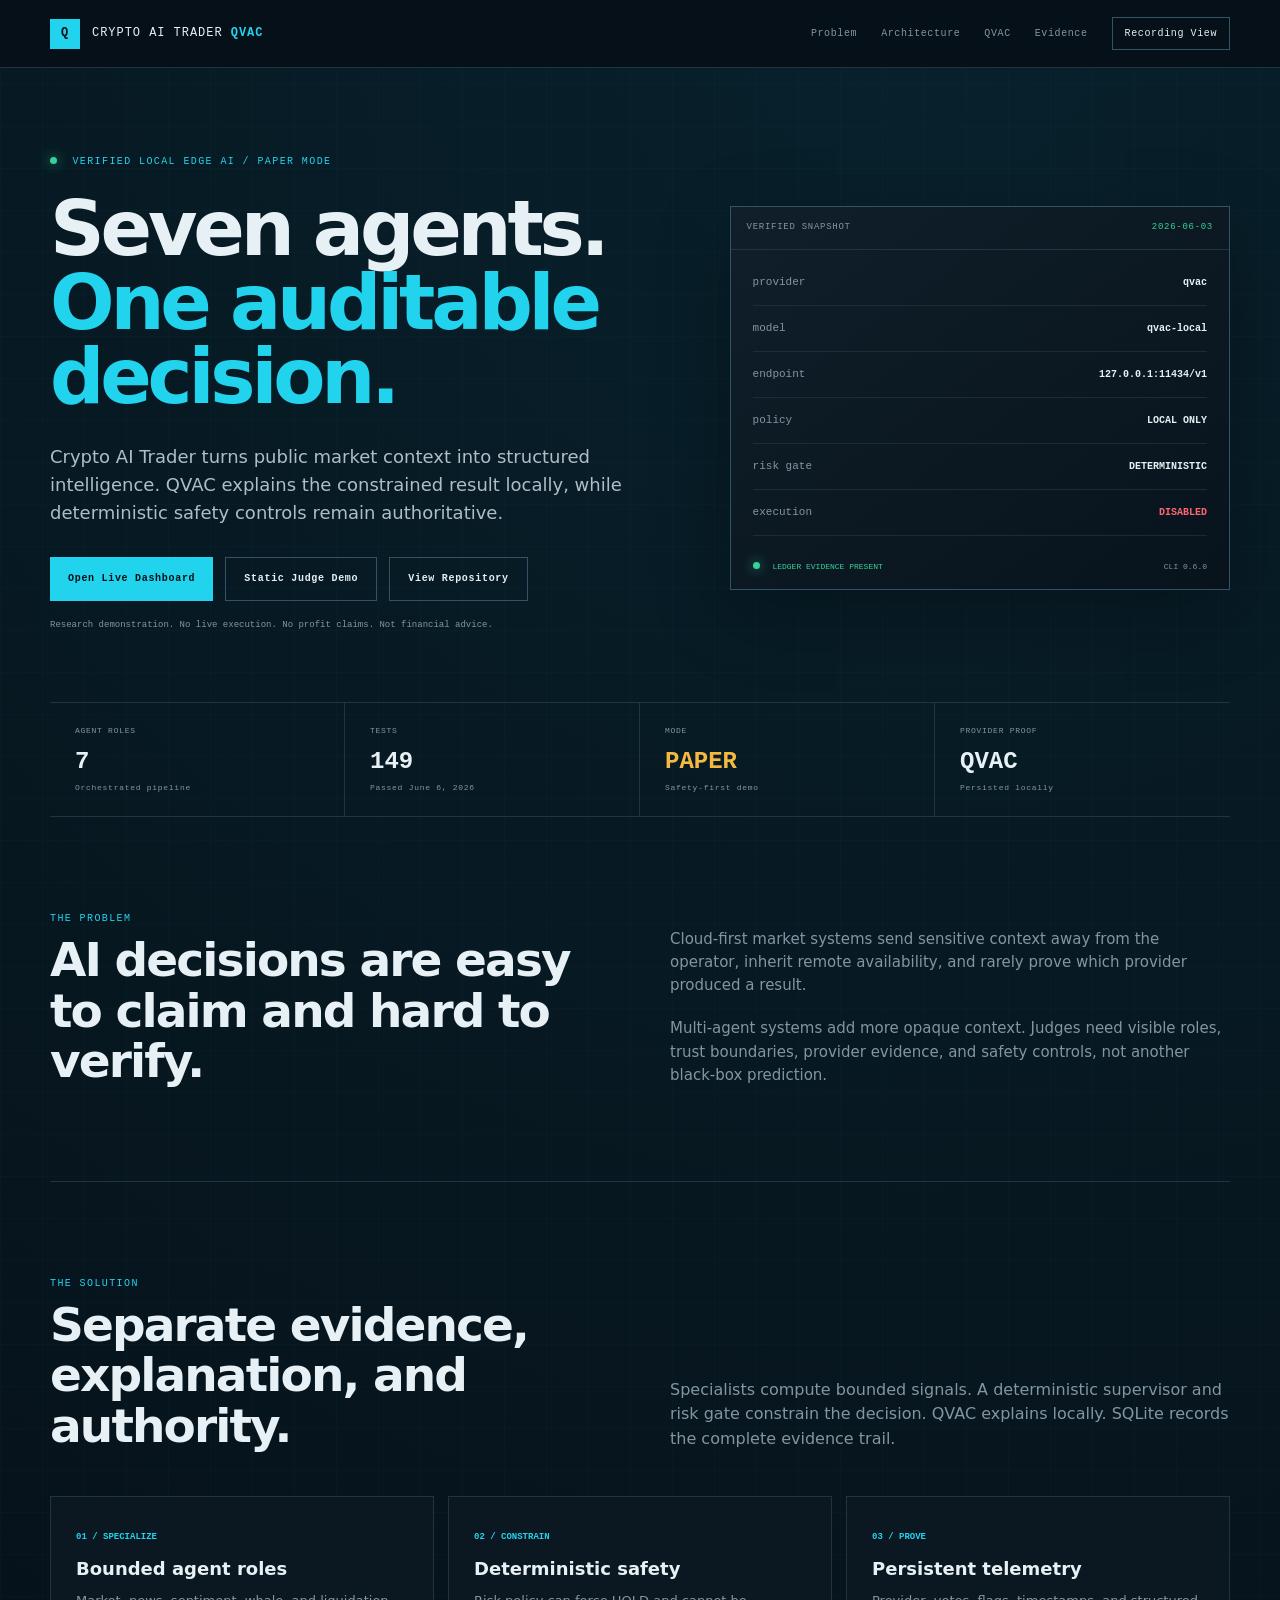
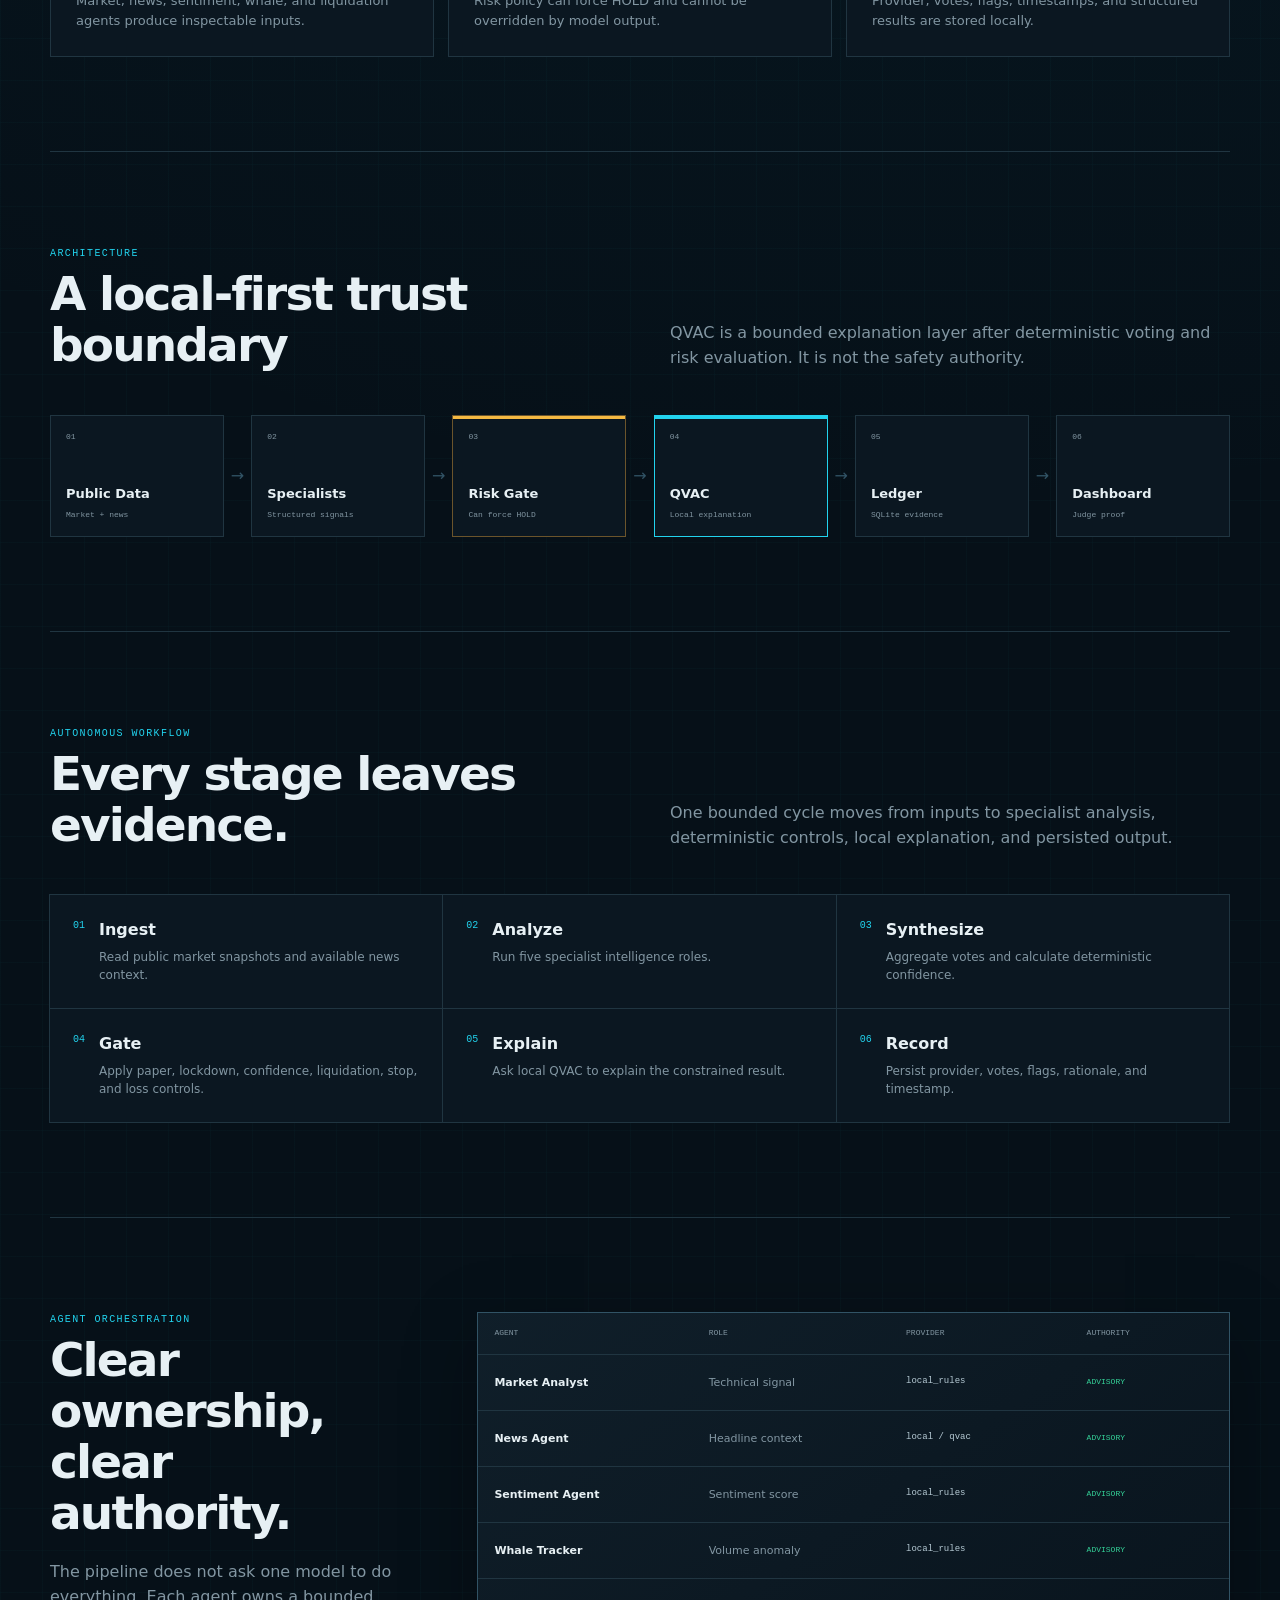
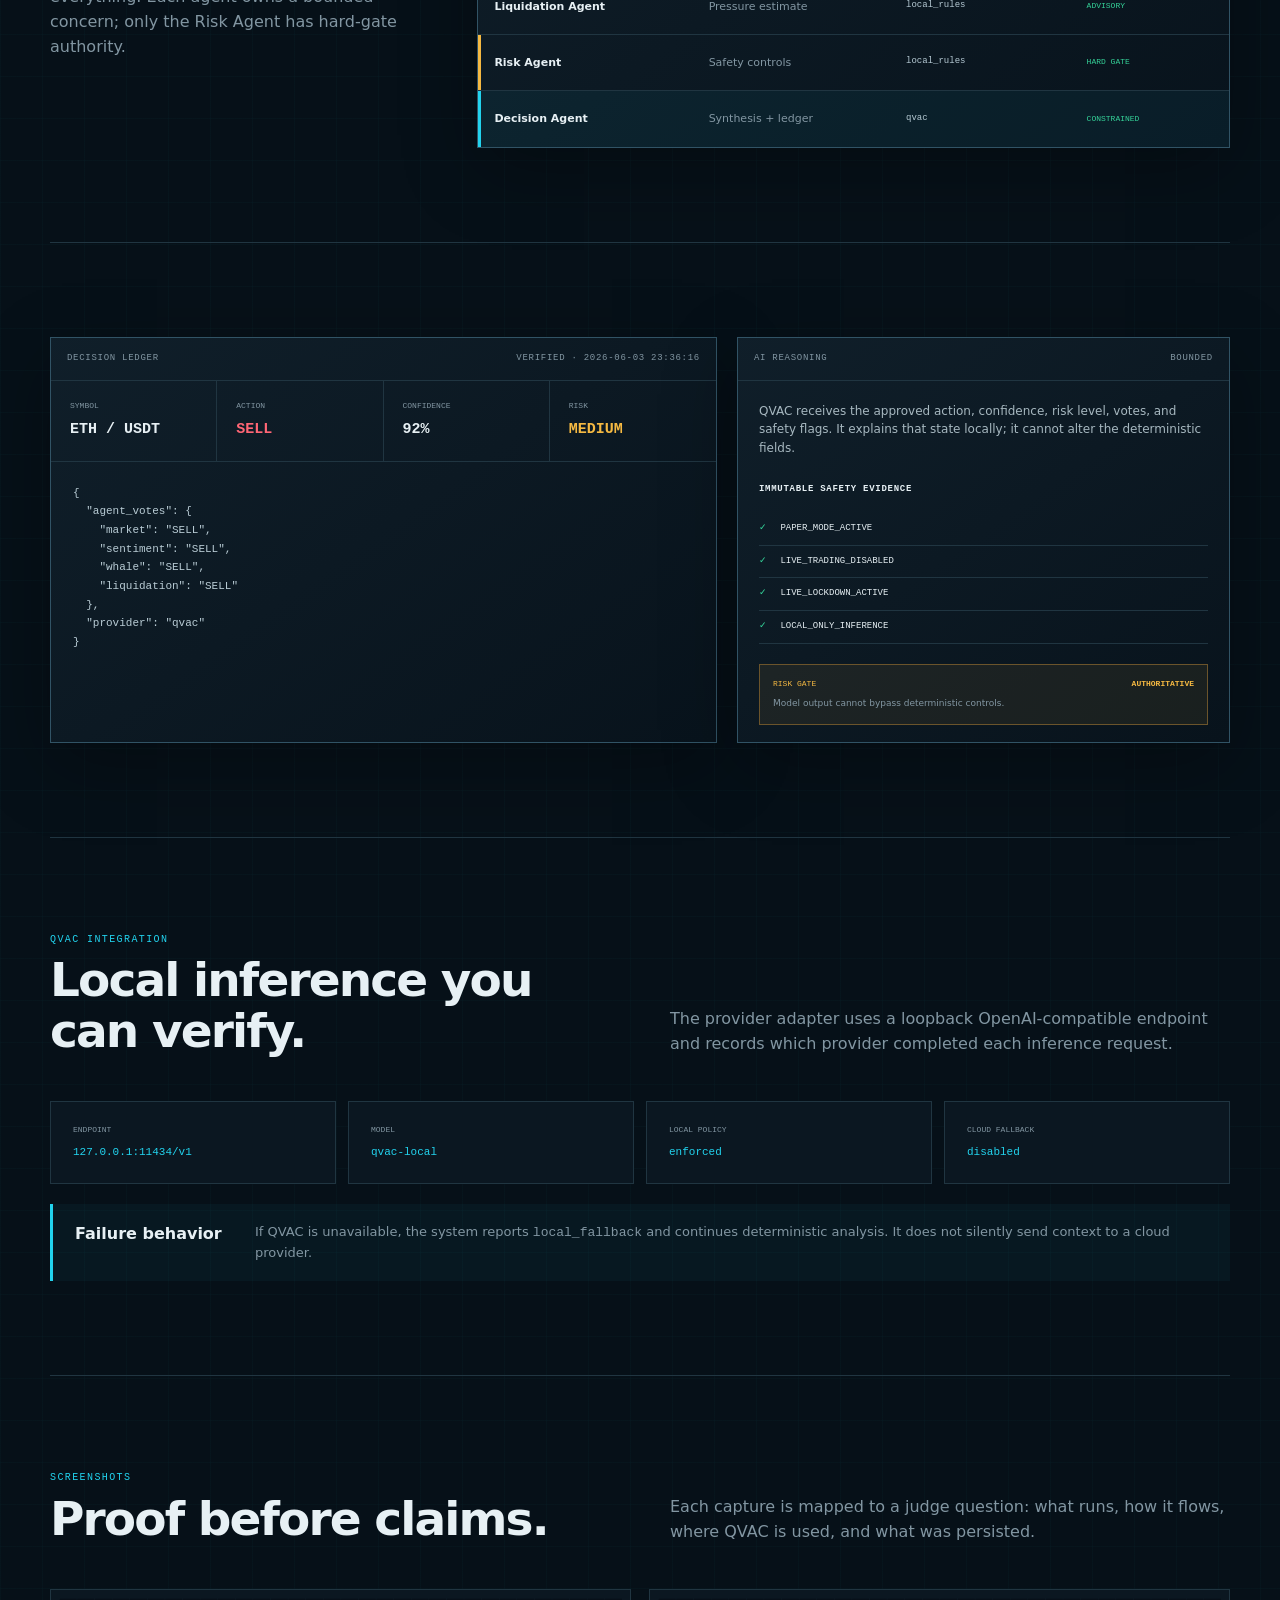
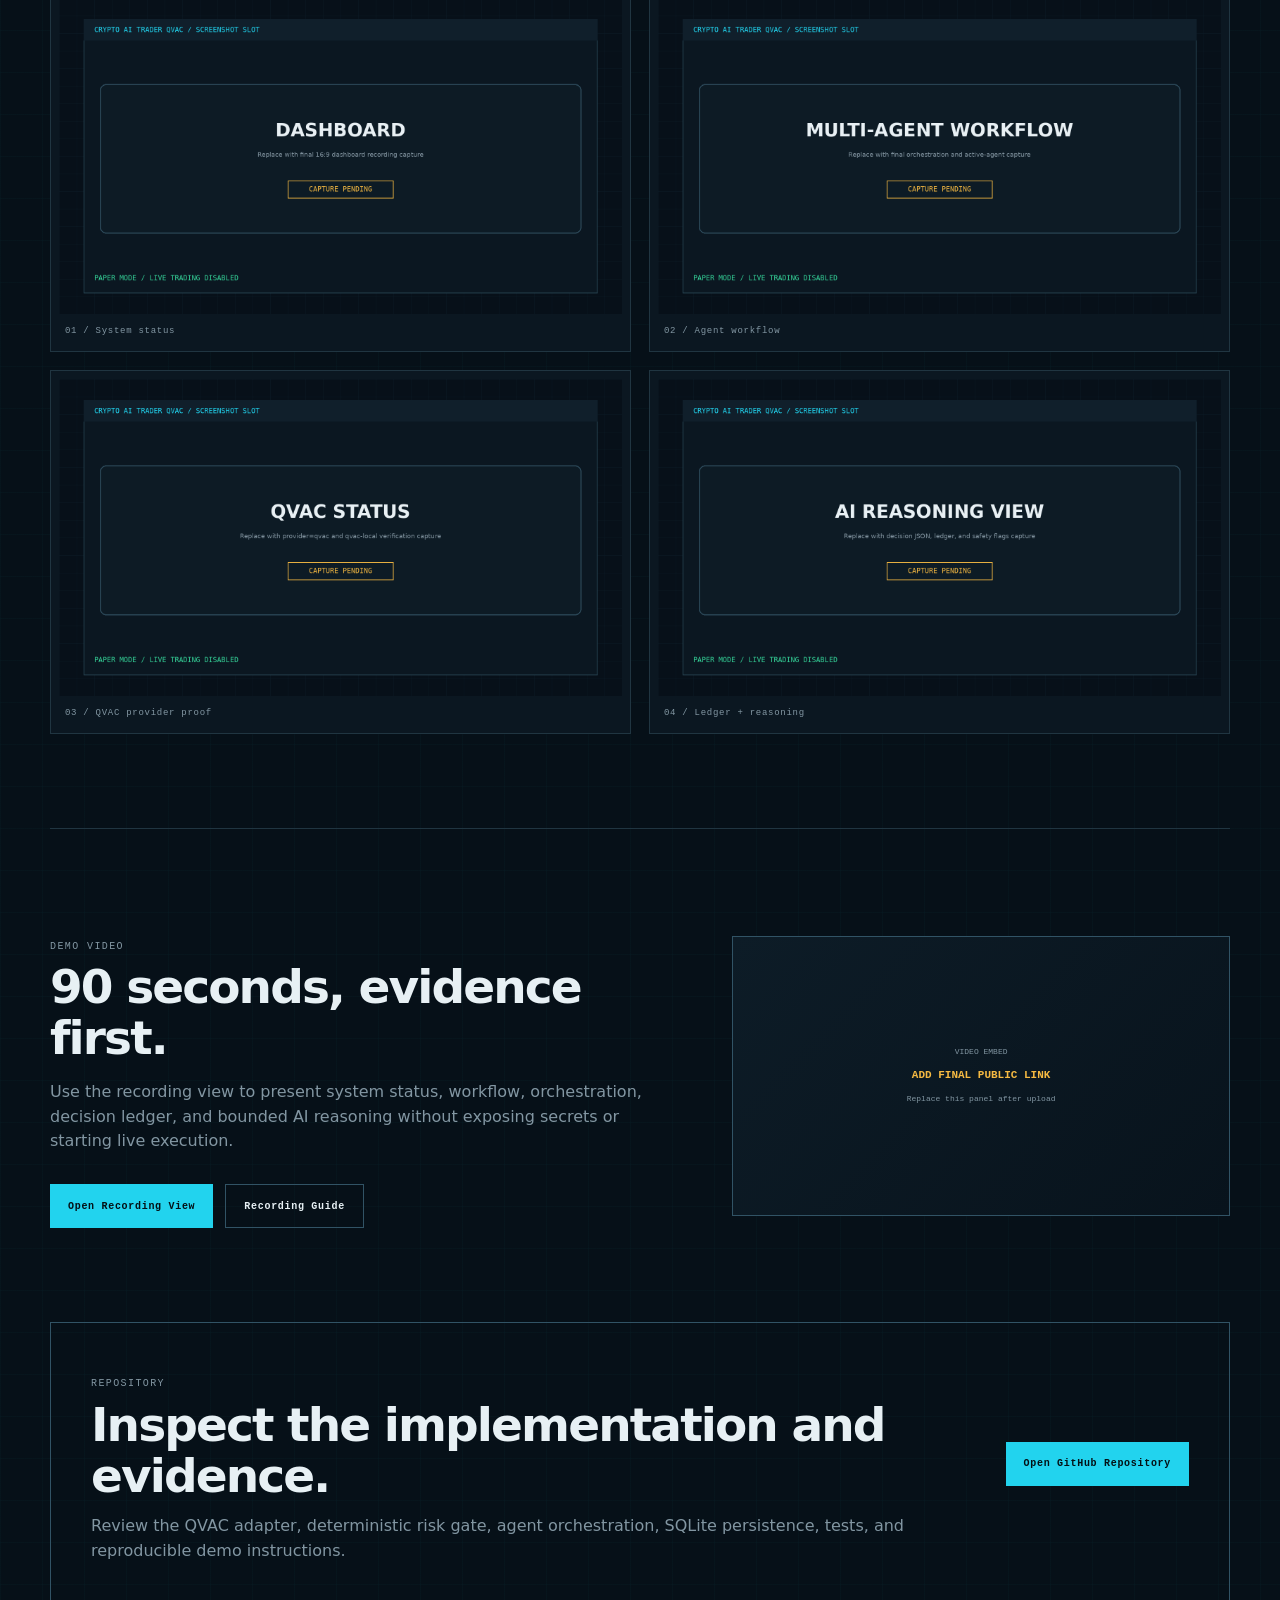
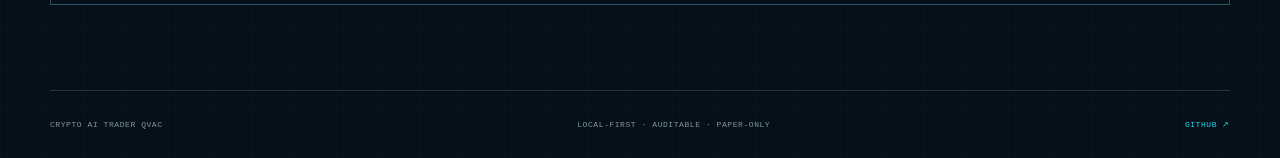
<file: docs/index.html>
<!doctype html>
<html lang="en">
<head>
  <meta charset="utf-8">
  <meta name="viewport" content="width=device-width, initial-scale=1">
  <meta name="description" content="Crypto AI Trader QVAC is local-first multi-agent market intelligence with deterministic safety and an auditable decision ledger.">
  <meta name="theme-color" content="#071019">
  <meta property="og:title" content="Crypto AI Trader QVAC">
  <meta property="og:description" content="Seven agents. Local QVAC explanation. Deterministic safety. Verifiable evidence.">
  <meta property="og:image" content="https://asroryandesfar-art.github.io/crypto-ai-trader/assets/hackathon-thumbnail.png">
  <meta name="twitter:card" content="summary_large_image">
  <title>Crypto AI Trader QVAC | Judge Showcase</title>
  <link rel="stylesheet" href="styles.css">
</head>
<body>
  <header class="topbar">
    <a class="brand" href="#top"><span class="brand-mark">Q</span><span>CRYPTO AI TRADER <strong>QVAC</strong></span></a>
    <nav aria-label="Primary"><a href="#problem">Problem</a><a href="#architecture">Architecture</a><a href="#qvac">QVAC</a><a href="#evidence">Evidence</a><a class="nav-cta" href="demo.html">Recording View</a></nav>
  </header>

  <main id="top">
    <section class="hero shell">
      <div class="hero-copy">
        <p class="eyebrow"><span class="status-dot"></span> VERIFIED LOCAL EDGE AI / PAPER MODE</p>
        <h1>Seven agents.<br><span>One auditable decision.</span></h1>
        <p class="hero-text">Crypto AI Trader turns public market context into structured intelligence. QVAC explains the constrained result locally, while deterministic safety controls remain authoritative.</p>
        <div class="hero-actions"><a class="button primary" href="https://crypto-ai-trader-qvac.streamlit.app" target="_blank">Open Live Dashboard</a><a class="button secondary" href="demo.html">Static Judge Demo</a><a class="button secondary" href="https://github.com/asroryandesfar-art/crypto-ai-trader">View Repository</a></div>
        <p class="disclaimer">Research demonstration. No live execution. No profit claims. Not financial advice.</p>
      </div>
      <aside class="terminal-card">
        <div class="panel-header"><span>VERIFIED SNAPSHOT</span><span class="live-label">2026-06-03</span></div>
        <div class="terminal-lines">
          <div><span>provider</span><strong>qvac</strong></div><div><span>model</span><strong>qvac-local</strong></div>
          <div><span>endpoint</span><strong>127.0.0.1:11434/v1</strong></div><div><span>policy</span><strong>LOCAL ONLY</strong></div>
          <div><span>risk gate</span><strong>DETERMINISTIC</strong></div><div><span>execution</span><strong class="red">DISABLED</strong></div>
        </div>
        <div class="terminal-foot"><span><i class="status-dot"></i> LEDGER EVIDENCE PRESENT</span><span>CLI 0.6.0</span></div>
      </aside>
    </section>

    <section class="metrics shell"><article><span>AGENT ROLES</span><strong>7</strong><small>Orchestrated pipeline</small></article><article><span>TESTS</span><strong>149</strong><small>Passed June 6, 2026</small></article><article><span>MODE</span><strong class="amber">PAPER</strong><small>Safety-first demo</small></article><article><span>PROVIDER PROOF</span><strong>QVAC</strong><small>Persisted locally</small></article></section>

    <section id="problem" class="section shell split">
      <div><p class="kicker">THE PROBLEM</p><h2>AI decisions are easy to claim and hard to verify.</h2></div>
      <div class="copy-grid"><p>Cloud-first market systems send sensitive context away from the operator, inherit remote availability, and rarely prove which provider produced a result.</p><p>Multi-agent systems add more opaque context. Judges need visible roles, trust boundaries, provider evidence, and safety controls, not another black-box prediction.</p></div>
    </section>

    <section id="solution" class="section shell">
      <div class="section-heading"><div><p class="kicker">THE SOLUTION</p><h2>Separate evidence, explanation, and authority.</h2></div><p>Specialists compute bounded signals. A deterministic supervisor and risk gate constrain the decision. QVAC explains locally. SQLite records the complete evidence trail.</p></div>
      <div class="principles"><article><b>01 / SPECIALIZE</b><h3>Bounded agent roles</h3><p>Market, news, sentiment, whale, and liquidation agents produce inspectable inputs.</p></article><article><b>02 / CONSTRAIN</b><h3>Deterministic safety</h3><p>Risk policy can force HOLD and cannot be overridden by model output.</p></article><article><b>03 / PROVE</b><h3>Persistent telemetry</h3><p>Provider, votes, flags, timestamps, and structured results are stored locally.</p></article></div>
    </section>

    <section id="architecture" class="section shell">
      <div class="section-heading"><div><p class="kicker">ARCHITECTURE</p><h2>A local-first trust boundary</h2></div><p>QVAC is a bounded explanation layer after deterministic voting and risk evaluation. It is not the safety authority.</p></div>
      <div class="pipeline"><div class="node"><span>01</span><b>Public Data</b><small>Market + news</small></div><div class="arrow">→</div><div class="node"><span>02</span><b>Specialists</b><small>Structured signals</small></div><div class="arrow">→</div><div class="node warning"><span>03</span><b>Risk Gate</b><small>Can force HOLD</small></div><div class="arrow">→</div><div class="node accent"><span>04</span><b>QVAC</b><small>Local explanation</small></div><div class="arrow">→</div><div class="node"><span>05</span><b>Ledger</b><small>SQLite evidence</small></div><div class="arrow">→</div><div class="node"><span>06</span><b>Dashboard</b><small>Judge proof</small></div></div>
    </section>

    <section id="workflow" class="section shell">
      <div class="section-heading"><div><p class="kicker">AUTONOMOUS WORKFLOW</p><h2>Every stage leaves evidence.</h2></div><p>One bounded cycle moves from inputs to specialist analysis, deterministic controls, local explanation, and persisted output.</p></div>
      <ol class="workflow"><li><span>01</span><div><b>Ingest</b><small>Read public market snapshots and available news context.</small></div></li><li><span>02</span><div><b>Analyze</b><small>Run five specialist intelligence roles.</small></div></li><li><span>03</span><div><b>Synthesize</b><small>Aggregate votes and calculate deterministic confidence.</small></div></li><li><span>04</span><div><b>Gate</b><small>Apply paper, lockdown, confidence, liquidation, stop, and loss controls.</small></div></li><li><span>05</span><div><b>Explain</b><small>Ask local QVAC to explain the constrained result.</small></div></li><li><span>06</span><div><b>Record</b><small>Persist provider, votes, flags, rationale, and timestamp.</small></div></li></ol>
    </section>

    <section id="agents" class="section shell grid-section">
      <div><p class="kicker">AGENT ORCHESTRATION</p><h2>Clear ownership, clear authority.</h2><p class="section-copy">The pipeline does not ask one model to do everything. Each agent owns a bounded concern; only the Risk Agent has hard-gate authority.</p></div>
      <div class="data-panel"><div class="table-row table-head"><span>AGENT</span><span>ROLE</span><span>PROVIDER</span><span>AUTHORITY</span></div><div class="table-row"><b>Market Analyst</b><span>Technical signal</span><code>local_rules</code><i>ADVISORY</i></div><div class="table-row"><b>News Agent</b><span>Headline context</span><code>local / qvac</code><i>ADVISORY</i></div><div class="table-row"><b>Sentiment Agent</b><span>Sentiment score</span><code>local_rules</code><i>ADVISORY</i></div><div class="table-row"><b>Whale Tracker</b><span>Volume anomaly</span><code>local_rules</code><i>ADVISORY</i></div><div class="table-row"><b>Liquidation Agent</b><span>Pressure estimate</span><code>local_rules</code><i>ADVISORY</i></div><div class="table-row warning-row"><b>Risk Agent</b><span>Safety controls</span><code>local_rules</code><i>HARD GATE</i></div><div class="table-row highlight"><b>Decision Agent</b><span>Synthesis + ledger</span><code>qvac</code><i>CONSTRAINED</i></div></div>
    </section>

    <section id="ledger" class="section shell ledger-grid">
      <div class="data-panel decision-panel"><div class="panel-header"><span>DECISION LEDGER</span><span>VERIFIED · 2026-06-03 23:36:16</span></div><div class="decision-summary"><div><small>SYMBOL</small><strong>ETH / USDT</strong></div><div><small>ACTION</small><strong class="red">SELL</strong></div><div><small>CONFIDENCE</small><strong>92%</strong></div><div><small>RISK</small><strong class="amber">MEDIUM</strong></div></div><pre><code>{
  "agent_votes": {
    "market": "SELL",
    "sentiment": "SELL",
    "whale": "SELL",
    "liquidation": "SELL"
  },
  "provider": "qvac"
}</code></pre></div>
      <div class="data-panel reasoning-panel"><div class="panel-header"><span>AI REASONING</span><span>BOUNDED</span></div><p>QVAC receives the approved action, confidence, risk level, votes, and safety flags. It explains that state locally; it cannot alter the deterministic fields.</p><h3>Immutable safety evidence</h3><ul class="flag-list"><li><span>✓</span> PAPER_MODE_ACTIVE</li><li><span>✓</span> LIVE_TRADING_DISABLED</li><li><span>✓</span> LIVE_LOCKDOWN_ACTIVE</li><li><span>✓</span> LOCAL_ONLY_INFERENCE</li></ul><div class="safety-banner"><span>RISK GATE</span><strong>AUTHORITATIVE</strong><small>Model output cannot bypass deterministic controls.</small></div></div>
    </section>

    <section id="qvac" class="section shell">
      <div class="section-heading"><div><p class="kicker">QVAC INTEGRATION</p><h2>Local inference you can verify.</h2></div><p>The provider adapter uses a loopback OpenAI-compatible endpoint and records which provider completed each inference request.</p></div>
      <div class="qvac-grid"><article><small>ENDPOINT</small><code>127.0.0.1:11434/v1</code></article><article><small>MODEL</small><code>qvac-local</code></article><article><small>LOCAL POLICY</small><code>enforced</code></article><article><small>CLOUD FALLBACK</small><code>disabled</code></article></div>
      <div class="proof-box"><b>Failure behavior</b><p>If QVAC is unavailable, the system reports <code>local_fallback</code> and continues deterministic analysis. It does not silently send context to a cloud provider.</p></div>
    </section>

    <section id="evidence" class="section shell">
      <div class="section-heading"><div><p class="kicker">SCREENSHOTS</p><h2>Proof before claims.</h2></div><p>Each capture is mapped to a judge question: what runs, how it flows, where QVAC is used, and what was persisted.</p></div>
      <div class="gallery"><figure><img src="screenshots/dashboard.png" alt="System status dashboard"><figcaption>01 / System status</figcaption></figure><figure><img src="screenshots/workflow.png" alt="Autonomous workflow"><figcaption>02 / Agent workflow</figcaption></figure><figure><img src="screenshots/qvac-status.png" alt="QVAC provider status"><figcaption>03 / QVAC provider proof</figcaption></figure><figure><img src="screenshots/reasoning-view.png" alt="Decision ledger and reasoning"><figcaption>04 / Ledger + reasoning</figcaption></figure></div>
    </section>

    <section id="demo-video" class="section shell video-section"><div><p class="kicker">DEMO VIDEO</p><h2>90 seconds, evidence first.</h2><p>Use the recording view to present system status, workflow, orchestration, decision ledger, and bounded AI reasoning without exposing secrets or starting live execution.</p><div class="hero-actions"><a class="button primary" href="demo.html">Open Recording View</a><a class="button secondary" href="https://github.com/asroryandesfar-art/crypto-ai-trader/blob/main/DEMO_RECORDING_GUIDE.md">Recording Guide</a></div></div><div class="video-placeholder"><span>VIDEO EMBED</span><strong>ADD FINAL PUBLIC LINK</strong><small>Replace this panel after upload</small></div></section>

    <section class="cta shell"><div><p class="kicker">REPOSITORY</p><h2>Inspect the implementation and evidence.</h2><p>Review the QVAC adapter, deterministic risk gate, agent orchestration, SQLite persistence, tests, and reproducible demo instructions.</p></div><a class="button primary" href="https://github.com/asroryandesfar-art/crypto-ai-trader">Open GitHub Repository</a></section>
  </main>
  <footer class="shell"><span>CRYPTO AI TRADER QVAC</span><span>LOCAL-FIRST · AUDITABLE · PAPER-ONLY</span><a href="https://github.com/asroryandesfar-art/crypto-ai-trader">GITHUB ↗</a></footer>
</body>
</html>
</file>
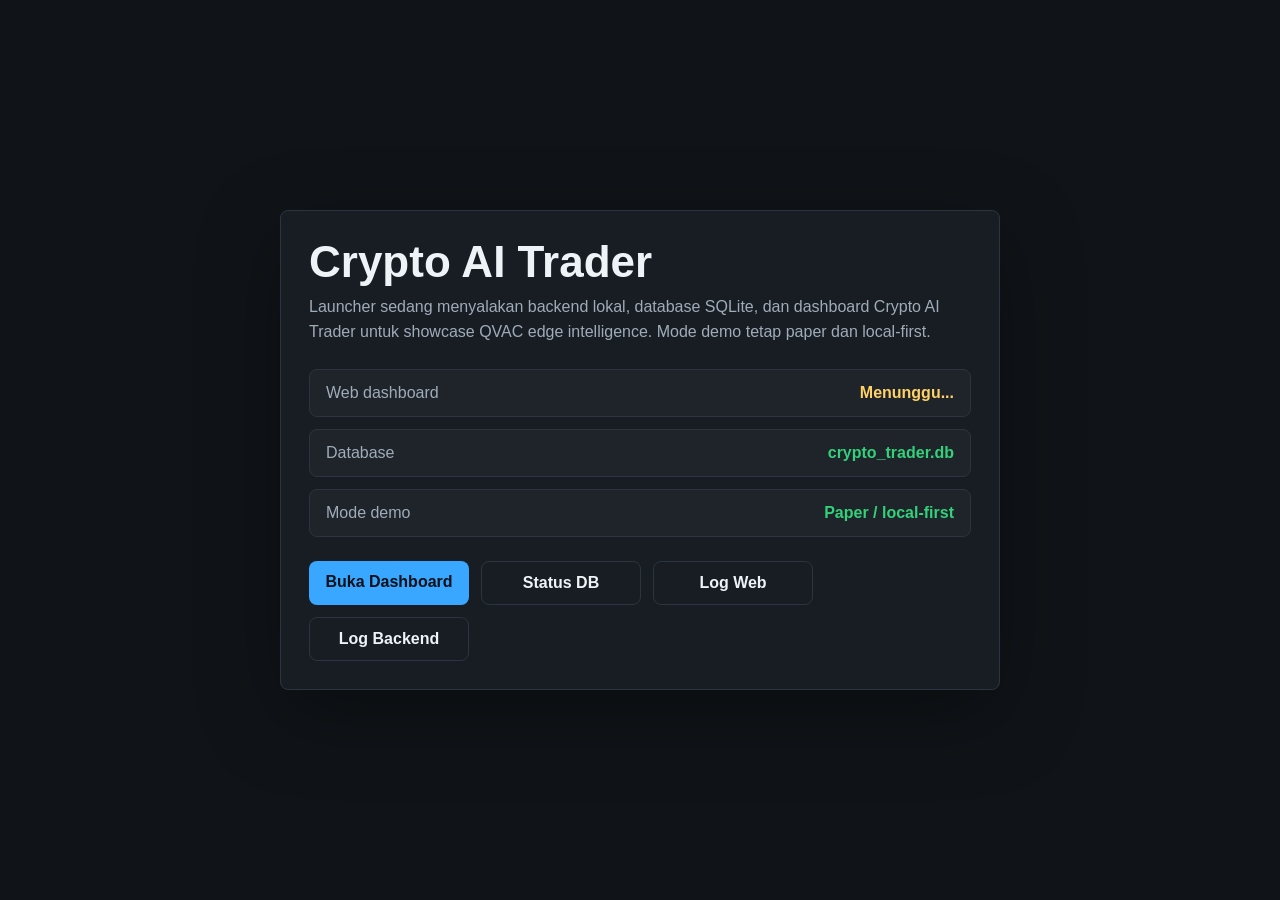
<file: START_CRYPTO_AI.html>
<!doctype html>
<html lang="id">
<head>
  <meta charset="utf-8">
  <meta name="viewport" content="width=device-width, initial-scale=1">
  <title>Start Crypto AI Trader</title>
  <style>
    :root {
      color-scheme: dark;
      --bg: #101418;
      --panel: #171d23;
      --line: #2b353f;
      --text: #eef3f7;
      --muted: #9facb7;
      --blue: #39a7ff;
      --green: #33d17a;
      --yellow: #ffd166;
      --red: #ff5c77;
    }
    * {
      box-sizing: border-box;
    }
    body {
      margin: 0;
      min-height: 100vh;
      display: grid;
      place-items: center;
      background: var(--bg);
      color: var(--text);
      font-family: Segoe UI, Arial, sans-serif;
    }
    main {
      width: min(720px, calc(100vw - 32px));
      border: 1px solid var(--line);
      border-radius: 8px;
      background: var(--panel);
      padding: 28px;
      box-shadow: 0 24px 80px rgba(0, 0, 0, 0.35);
    }
    h1 {
      margin: 0 0 8px;
      font-size: clamp(28px, 5vw, 44px);
      line-height: 1.05;
      letter-spacing: 0;
    }
    p {
      margin: 0;
      color: var(--muted);
      line-height: 1.6;
    }
    .status {
      display: grid;
      gap: 12px;
      margin: 24px 0;
    }
    .row {
      display: flex;
      align-items: center;
      justify-content: space-between;
      gap: 16px;
      padding: 14px 16px;
      border: 1px solid var(--line);
      border-radius: 8px;
      background: rgba(255, 255, 255, 0.03);
    }
    .label {
      color: var(--muted);
    }
    .value {
      font-weight: 700;
      text-align: right;
    }
    .waiting {
      color: var(--yellow);
    }
    .ready {
      color: var(--green);
    }
    .offline {
      color: var(--red);
    }
    .actions {
      display: flex;
      flex-wrap: wrap;
      gap: 12px;
    }
    a {
      min-width: 160px;
      text-align: center;
      text-decoration: none;
      border-radius: 8px;
      padding: 12px 16px;
      color: #061018;
      background: var(--blue);
      font-weight: 700;
    }
    a.secondary {
      background: transparent;
      color: var(--text);
      border: 1px solid var(--line);
    }
    code {
      color: var(--yellow);
      overflow-wrap: anywhere;
    }
  </style>
</head>
<body>
  <main>
    <h1>Crypto AI Trader</h1>
    <p>Launcher sedang menyalakan backend lokal, database SQLite, dan dashboard Crypto AI Trader untuk showcase QVAC edge intelligence. Mode demo tetap paper dan local-first.</p>

    <section class="status" aria-live="polite">
      <div class="row">
        <span class="label">Web dashboard</span>
        <span id="webStatus" class="value waiting">Menunggu...</span>
      </div>
      <div class="row">
        <span class="label">Database</span>
        <span class="value ready">crypto_trader.db</span>
      </div>
      <div class="row">
        <span class="label">Mode demo</span>
        <span class="value ready">Paper / local-first</span>
      </div>
    </section>

    <div class="actions">
      <a href="http://127.0.0.1:8501" id="dashboardLink">Buka Dashboard</a>
      <a class="secondary" href="runtime/launcher_status.json">Status DB</a>
      <a class="secondary" href="logs/dashboard.err.log">Log Web</a>
      <a class="secondary" href="logs/backend.err.log">Log Backend</a>
    </div>
  </main>

  <script>
    const webStatus = document.getElementById("webStatus");
    const dashboardUrl = "http://127.0.0.1:8501";
    let opened = false;

    async function pingDashboard() {
      try {
        await fetch(`${dashboardUrl}/_stcore/health`, { mode: "no-cors", cache: "no-store" });
        webStatus.textContent = "Online";
        webStatus.className = "value ready";
        if (!opened) {
          opened = true;
          setTimeout(() => {
            window.location.href = dashboardUrl;
          }, 900);
        }
      } catch (error) {
        webStatus.textContent = "Menunggu...";
        webStatus.className = "value waiting";
      }
    }

    pingDashboard();
    setInterval(pingDashboard, 2000);
  </script>
</body>
</html>
</file>
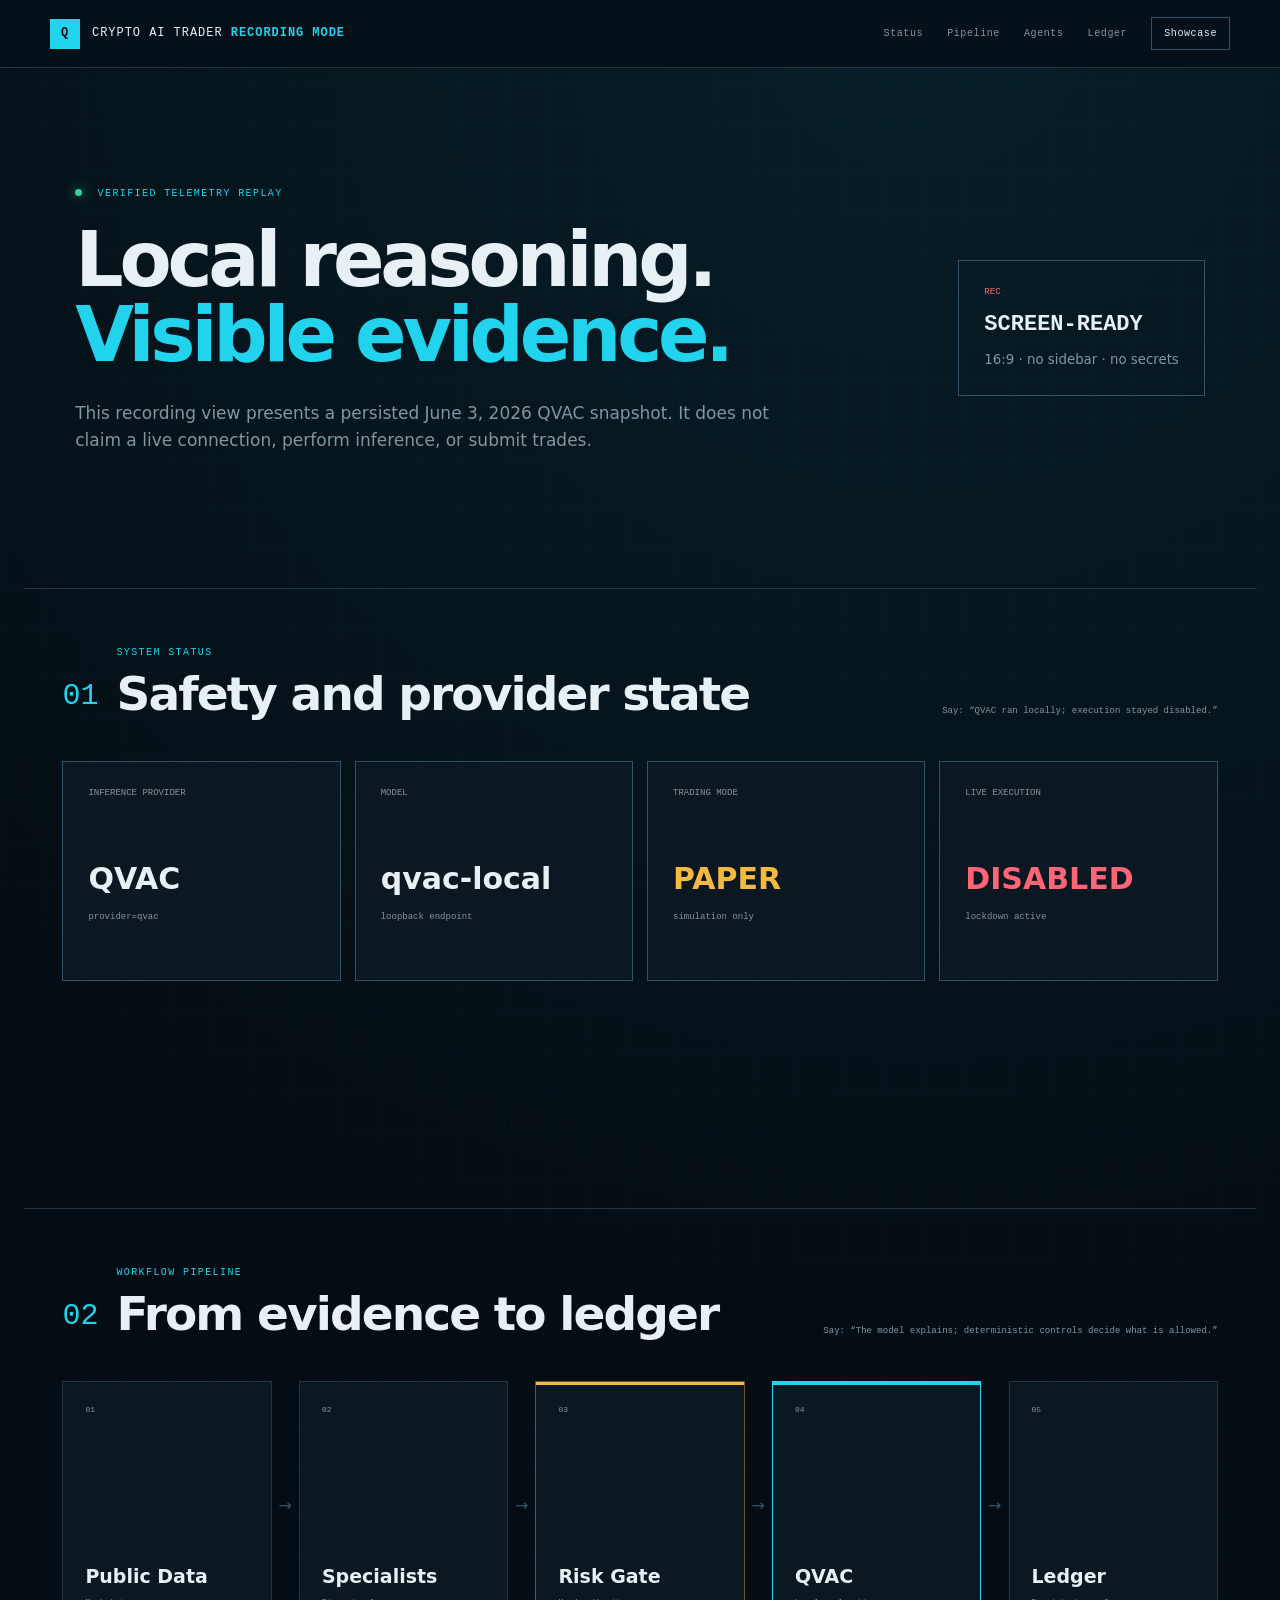
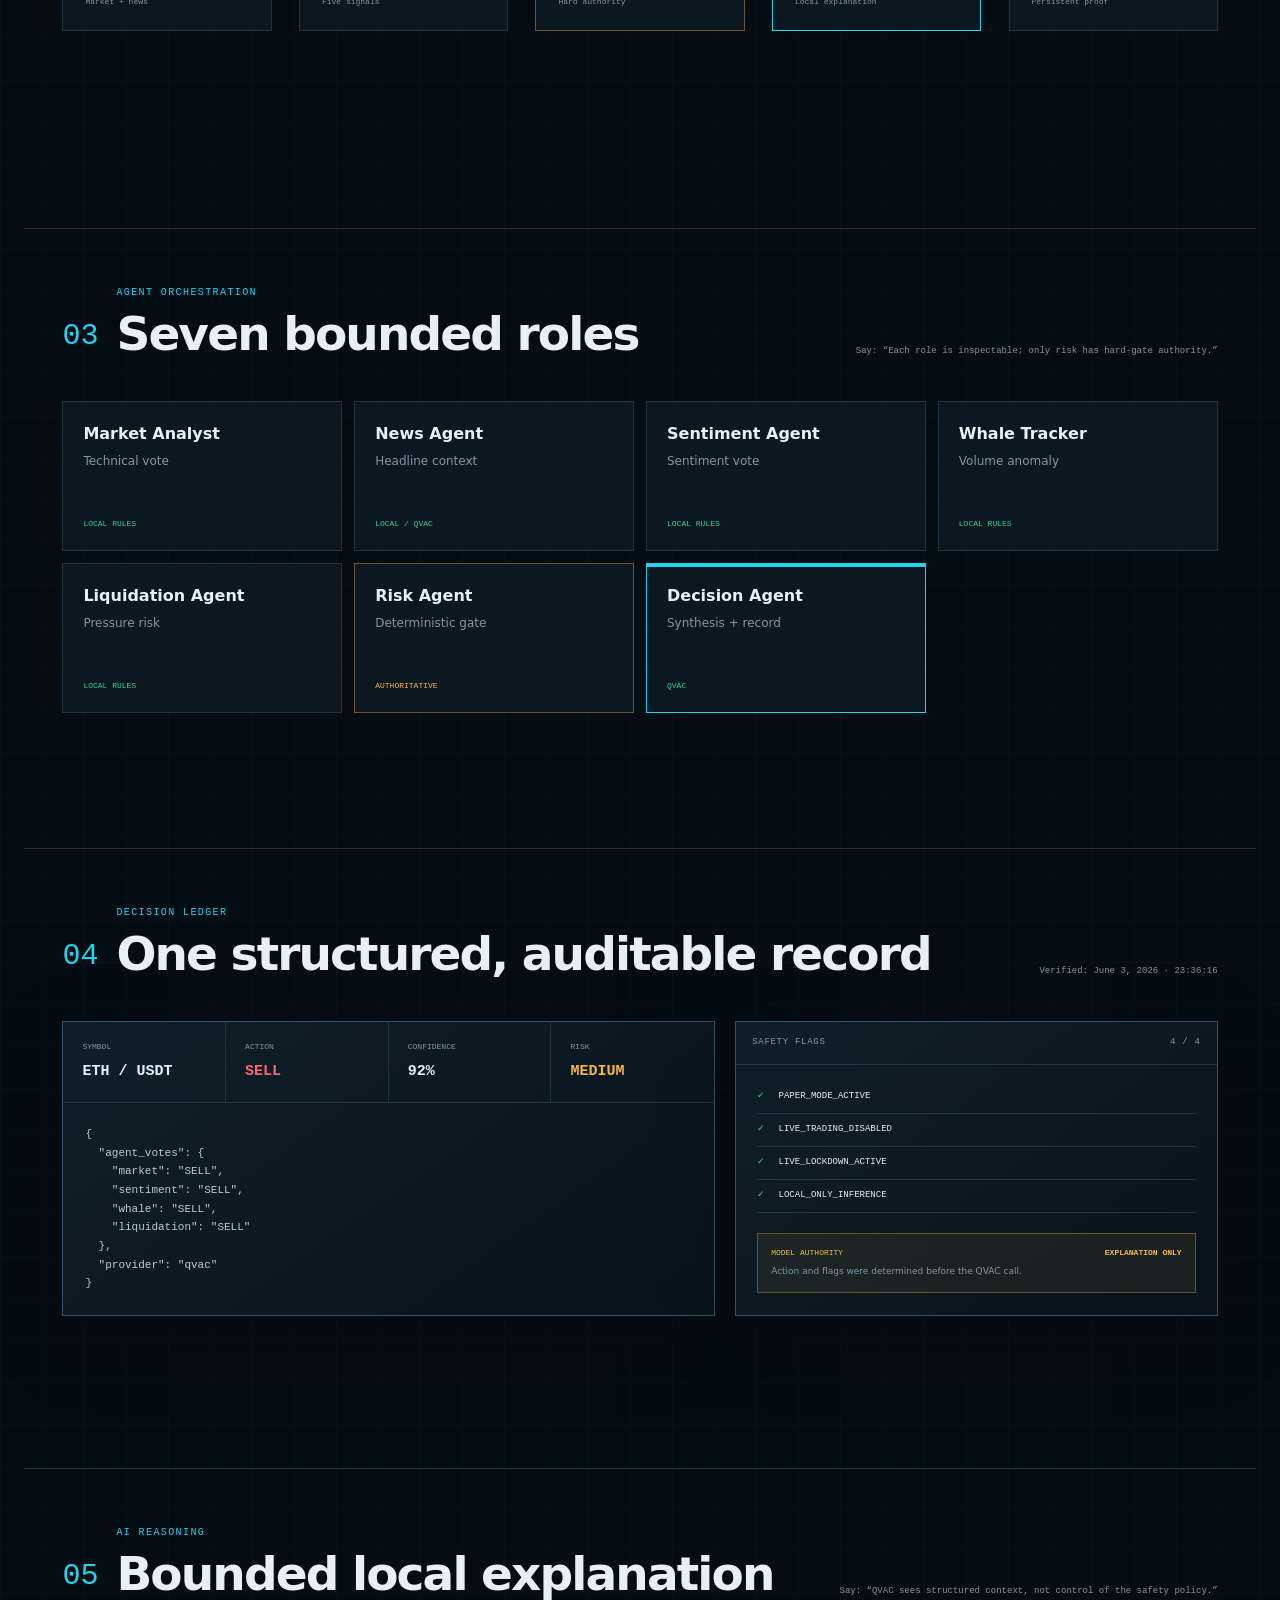
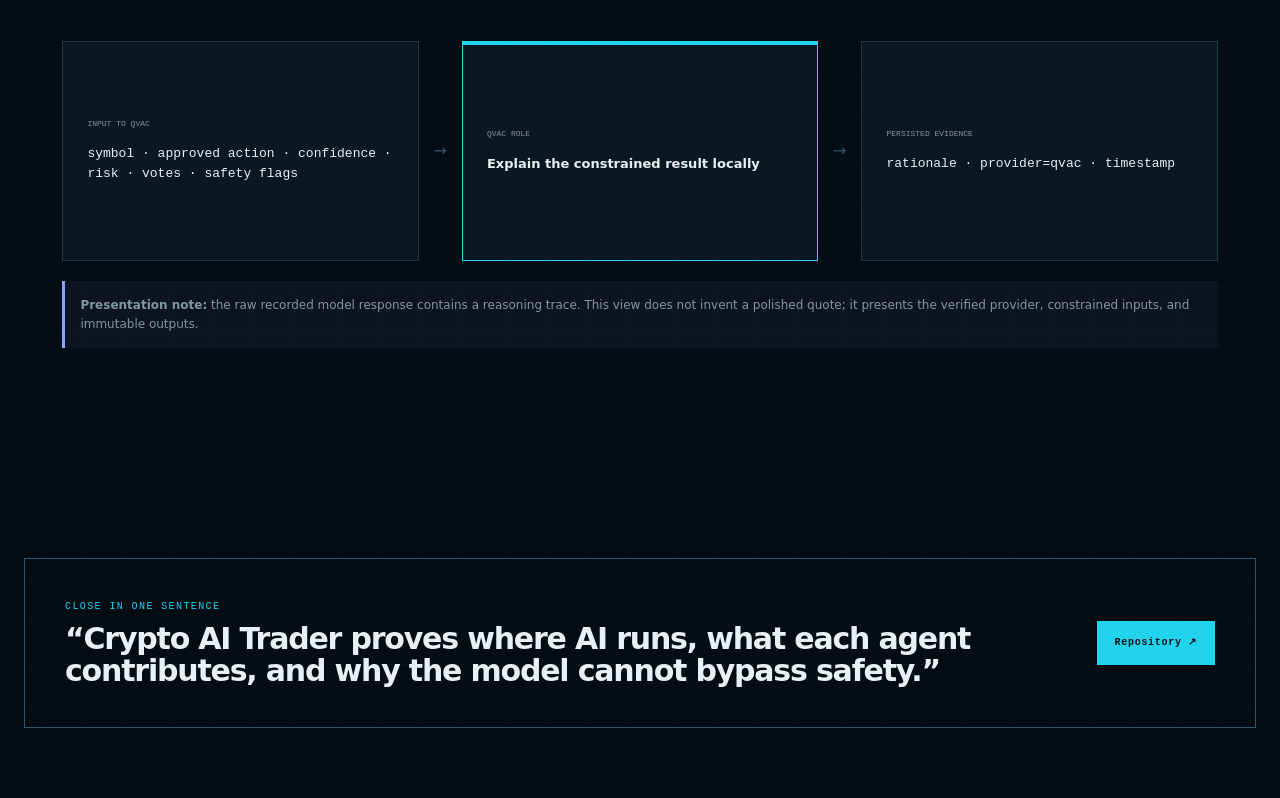
<file: docs/demo.html>
<!doctype html>
<html lang="en">
<head>
  <meta charset="utf-8"><meta name="viewport" content="width=device-width, initial-scale=1"><meta name="theme-color" content="#071019">
  <title>Crypto AI Trader QVAC | Recording View</title><link rel="stylesheet" href="styles.css">
</head>
<body class="demo-body">
  <header class="topbar"><a class="brand" href="index.html"><span class="brand-mark">Q</span><span>CRYPTO AI TRADER <strong>RECORDING MODE</strong></span></a><nav><a href="#status">Status</a><a href="#pipeline">Pipeline</a><a href="#orchestration">Agents</a><a href="#decision">Ledger</a><a class="nav-cta" href="index.html">Showcase</a></nav></header>
  <main class="demo-shell">
    <section class="demo-title"><div><p class="eyebrow"><span class="status-dot"></span> VERIFIED TELEMETRY REPLAY</p><h1>Local reasoning.<br><span>Visible evidence.</span></h1><p>This recording view presents a persisted June 3, 2026 QVAC snapshot. It does not claim a live connection, perform inference, or submit trades.</p></div><div class="record-badge"><span>REC</span><b>SCREEN-READY</b><small>16:9 · no sidebar · no secrets</small></div></section>

    <section id="status" class="demo-block"><div class="demo-block-head"><span>01</span><div><p class="kicker">SYSTEM STATUS</p><h2>Safety and provider state</h2></div><small>Say: “QVAC ran locally; execution stayed disabled.”</small></div><div class="status-grid"><article><small>INFERENCE PROVIDER</small><strong>QVAC</strong><code>provider=qvac</code></article><article><small>MODEL</small><strong>qvac-local</strong><code>loopback endpoint</code></article><article><small>TRADING MODE</small><strong class="amber">PAPER</strong><code>simulation only</code></article><article><small>LIVE EXECUTION</small><strong class="red">DISABLED</strong><code>lockdown active</code></article></div></section>

    <section id="pipeline" class="demo-block"><div class="demo-block-head"><span>02</span><div><p class="kicker">WORKFLOW PIPELINE</p><h2>From evidence to ledger</h2></div><small>Say: “The model explains; deterministic controls decide what is allowed.”</small></div><div class="pipeline demo-pipeline"><div class="node"><span>01</span><b>Public Data</b><small>Market + news</small></div><div class="arrow">→</div><div class="node"><span>02</span><b>Specialists</b><small>Five signals</small></div><div class="arrow">→</div><div class="node warning"><span>03</span><b>Risk Gate</b><small>Hard authority</small></div><div class="arrow">→</div><div class="node accent"><span>04</span><b>QVAC</b><small>Local explanation</small></div><div class="arrow">→</div><div class="node"><span>05</span><b>Ledger</b><small>Persistent proof</small></div></div></section>

    <section id="orchestration" class="demo-block"><div class="demo-block-head"><span>03</span><div><p class="kicker">AGENT ORCHESTRATION</p><h2>Seven bounded roles</h2></div><small>Say: “Each role is inspectable; only risk has hard-gate authority.”</small></div><div class="agent-cards"><article><b>Market Analyst</b><span>Technical vote</span><i>LOCAL RULES</i></article><article><b>News Agent</b><span>Headline context</span><i>LOCAL / QVAC</i></article><article><b>Sentiment Agent</b><span>Sentiment vote</span><i>LOCAL RULES</i></article><article><b>Whale Tracker</b><span>Volume anomaly</span><i>LOCAL RULES</i></article><article><b>Liquidation Agent</b><span>Pressure risk</span><i>LOCAL RULES</i></article><article class="risk-card"><b>Risk Agent</b><span>Deterministic gate</span><i>AUTHORITATIVE</i></article><article class="qvac-card"><b>Decision Agent</b><span>Synthesis + record</span><i>QVAC</i></article></div></section>

    <section id="decision" class="demo-block"><div class="demo-block-head"><span>04</span><div><p class="kicker">DECISION LEDGER</p><h2>One structured, auditable record</h2></div><small>Verified: June 3, 2026 · 23:36:16</small></div><div class="ledger-grid"><div class="data-panel decision-panel"><div class="decision-summary"><div><small>SYMBOL</small><strong>ETH / USDT</strong></div><div><small>ACTION</small><strong class="red">SELL</strong></div><div><small>CONFIDENCE</small><strong>92%</strong></div><div><small>RISK</small><strong class="amber">MEDIUM</strong></div></div><pre><code>{
  "agent_votes": {
    "market": "SELL",
    "sentiment": "SELL",
    "whale": "SELL",
    "liquidation": "SELL"
  },
  "provider": "qvac"
}</code></pre></div><div class="data-panel reasoning-panel"><div class="panel-header"><span>SAFETY FLAGS</span><span>4 / 4</span></div><ul class="flag-list"><li><span>✓</span> PAPER_MODE_ACTIVE</li><li><span>✓</span> LIVE_TRADING_DISABLED</li><li><span>✓</span> LIVE_LOCKDOWN_ACTIVE</li><li><span>✓</span> LOCAL_ONLY_INFERENCE</li></ul><div class="safety-banner"><span>MODEL AUTHORITY</span><strong>EXPLANATION ONLY</strong><small>Action and flags were determined before the QVAC call.</small></div></div></div></section>

    <section id="reasoning" class="demo-block"><div class="demo-block-head"><span>05</span><div><p class="kicker">AI REASONING</p><h2>Bounded local explanation</h2></div><small>Say: “QVAC sees structured context, not control of the safety policy.”</small></div><div class="reason-flow"><div><small>INPUT TO QVAC</small><code>symbol · approved action · confidence · risk · votes · safety flags</code></div><span>→</span><div class="accent-box"><small>QVAC ROLE</small><strong>Explain the constrained result locally</strong></div><span>→</span><div><small>PERSISTED EVIDENCE</small><code>rationale · provider=qvac · timestamp</code></div></div><p class="evidence-note"><b>Presentation note:</b> the raw recorded model response contains a reasoning trace. This view does not invent a polished quote; it presents the verified provider, constrained inputs, and immutable outputs.</p></section>

    <section class="demo-close"><div><p class="kicker">CLOSE IN ONE SENTENCE</p><h2>“Crypto AI Trader proves where AI runs, what each agent contributes, and why the model cannot bypass safety.”</h2></div><a class="button primary" href="https://github.com/asroryandesfar-art/crypto-ai-trader">Repository ↗</a></section>
  </main>
</body>
</html>
</file>
<file: docs/styles.css>
:root{color-scheme:dark;--bg:#061018;--panel:#0b1721;--panel2:#101f2b;--line:#203541;--line2:#315365;--text:#e7f0f4;--muted:#8296a2;--cyan:#22d3ee;--green:#35d399;--amber:#f5b942;--red:#ff6675;--blue:#8da2fb;--mono:"SFMono-Regular",Consolas,"Liberation Mono",monospace;--sans:Inter,ui-sans-serif,system-ui,-apple-system,BlinkMacSystemFont,"Segoe UI",sans-serif}*{box-sizing:border-box}html{scroll-behavior:smooth}body{margin:0;background:linear-gradient(rgba(34,211,238,.025) 1px,transparent 1px),linear-gradient(90deg,rgba(34,211,238,.025) 1px,transparent 1px),radial-gradient(circle at 72% 0,rgba(17,122,148,.16),transparent 32%),var(--bg);background-size:42px 42px,42px 42px,auto,auto;color:var(--text);font-family:var(--sans);line-height:1.55}a{color:inherit;text-decoration:none}.shell{width:min(1180px,calc(100% - 40px));margin:auto}.topbar{align-items:center;backdrop-filter:blur(16px);background:rgba(6,16,24,.92);border-bottom:1px solid var(--line);display:flex;height:68px;justify-content:space-between;padding:0 max(20px,calc((100vw - 1180px)/2));position:sticky;top:0;z-index:20}.brand{align-items:center;display:flex;font-family:var(--mono);font-size:12px;gap:12px;letter-spacing:.08em}.brand strong{color:var(--cyan)}.brand-mark{align-items:center;background:var(--cyan);color:var(--bg);display:inline-flex;font-weight:900;height:30px;justify-content:center;width:30px}nav{align-items:center;display:flex;font-family:var(--mono);font-size:10px;gap:24px;letter-spacing:.06em}nav a{color:var(--muted)}nav a:hover{color:var(--text)}.nav-cta{border:1px solid var(--line2);color:var(--text);padding:8px 12px}.hero{align-items:center;display:grid;gap:68px;grid-template-columns:1.1fr .9fr;min-height:610px;padding:86px 0 60px}.eyebrow,.kicker{color:var(--cyan);font-family:var(--mono);font-size:10px;letter-spacing:.14em;margin:0}.status-dot{background:var(--green);border-radius:50%;box-shadow:0 0 12px rgba(53,211,153,.75);display:inline-block;height:7px;margin-right:8px;width:7px}h1{font-size:clamp(46px,6vw,76px);letter-spacing:-.055em;line-height:.98;margin:22px 0 28px}h1 span{color:var(--cyan)}h2{font-size:clamp(30px,4vw,47px);letter-spacing:-.04em;line-height:1.08;margin:8px 0 0}h3{margin:8px 0}.hero-text{color:#afbec6;font-size:18px;max-width:650px}.hero-actions{display:flex;flex-wrap:wrap;gap:12px;margin-top:30px}.button{align-items:center;display:inline-flex;font-family:var(--mono);font-size:10px;font-weight:800;justify-content:center;letter-spacing:.07em;min-height:44px;padding:0 18px}.button.primary{background:var(--cyan);color:#041015}.button.secondary{border:1px solid var(--line2)}.disclaimer{color:var(--muted);font-family:var(--mono);font-size:9px;margin-top:18px}.terminal-card,.data-panel{background:linear-gradient(145deg,rgba(16,31,42,.98),rgba(8,19,28,.98));border:1px solid var(--line2);box-shadow:0 22px 70px rgba(0,0,0,.28)}.panel-header{align-items:center;border-bottom:1px solid var(--line);color:var(--muted);display:flex;font-family:var(--mono);font-size:9px;justify-content:space-between;letter-spacing:.08em;padding:14px 16px}.live-label{color:var(--green)}.terminal-lines{font-family:var(--mono);font-size:11px;padding:10px 22px}.terminal-lines div{align-items:center;border-bottom:1px solid rgba(32,53,65,.7);display:flex;justify-content:space-between;padding:14px 0}.terminal-lines span{color:var(--muted)}.terminal-lines strong{font-size:10px}.terminal-foot{color:var(--muted);display:flex;font-family:var(--mono);font-size:8px;justify-content:space-between;padding:15px 22px}.terminal-foot span:first-child{color:var(--green)}.metrics{border-bottom:1px solid var(--line);border-top:1px solid var(--line);display:grid;grid-template-columns:repeat(4,1fr)}.metrics article{border-right:1px solid var(--line);padding:22px 25px}.metrics article:last-child{border:0}.metrics span,.metrics small{color:var(--muted);display:block;font-family:var(--mono);font-size:8px;letter-spacing:.09em}.metrics strong{display:block;font-family:var(--mono);font-size:24px;margin:6px 0 2px}.amber{color:var(--amber)!important}.red{color:var(--red)!important}.section{padding:94px 0}.section+.section{border-top:1px solid var(--line)}.section-heading,.split{align-items:end;display:grid;gap:60px;grid-template-columns:1fr 1fr}.section-heading{margin-bottom:44px}.section-heading>p,.section-copy,.copy-grid p,.principles p,.video-section p,.cta p{color:var(--muted);margin:0}.copy-grid{display:grid;gap:20px}.copy-grid p{font-size:15px}.principles{display:grid;gap:14px;grid-template-columns:repeat(3,1fr)}.principles article{background:var(--panel);border:1px solid var(--line);padding:25px}.principles b{color:var(--cyan);font-family:var(--mono);font-size:9px}.principles h3{font-size:18px}.principles p{font-size:13px}.pipeline{align-items:stretch;display:grid;grid-template-columns:1fr auto 1fr auto 1fr auto 1fr auto 1fr auto 1fr}.node{background:var(--panel);border:1px solid var(--line);display:flex;flex-direction:column;min-height:122px;padding:15px}.node span{color:var(--muted);font-family:var(--mono);font-size:8px}.node b{font-size:13px;margin-top:auto}.node small{color:var(--muted);font-family:var(--mono);font-size:8px;margin-top:4px}.node.accent{border-color:var(--cyan);box-shadow:inset 0 3px var(--cyan)}.node.warning{border-color:#6b542b;box-shadow:inset 0 3px var(--amber)}.arrow{align-items:center;color:var(--line2);display:flex;padding:0 7px}.workflow{display:grid;gap:0;grid-template-columns:repeat(3,1fr);list-style:none;margin:0;padding:0}.workflow li{align-items:start;background:var(--panel);border:1px solid var(--line);display:grid;gap:14px;grid-template-columns:auto 1fr;margin:-1px 0 0 -1px;padding:23px}.workflow>li>span{color:var(--cyan);font-family:var(--mono);font-size:10px}.workflow b,.workflow small{display:block}.workflow small{color:var(--muted);font-size:12px;margin-top:5px}.grid-section{align-items:start;display:grid;gap:65px;grid-template-columns:.65fr 1.35fr}.section-copy{margin-top:22px}.table-row{align-items:center;border-bottom:1px solid var(--line);display:grid;font-size:11px;gap:12px;grid-template-columns:1.2fr 1.1fr 1fr .75fr;min-height:56px;padding:0 16px}.table-row:last-child{border:0}.table-row span{color:var(--muted)}.table-row code{color:#b6cad4;font-size:9px}.table-row i{color:var(--green);font-family:var(--mono);font-size:8px;font-style:normal}.table-head{color:var(--muted);font-family:var(--mono);font-size:8px;min-height:42px}.table-row.highlight{background:rgba(34,211,238,.05);box-shadow:inset 3px 0 var(--cyan)}.table-row.warning-row{box-shadow:inset 3px 0 var(--amber)}.ledger-grid{display:grid;gap:20px;grid-template-columns:1.15fr .85fr}.decision-summary{border-bottom:1px solid var(--line);display:grid;grid-template-columns:repeat(4,1fr)}.decision-summary div{border-right:1px solid var(--line);padding:19px}.decision-summary div:last-child{border:0}.decision-summary small{color:var(--muted);display:block;font-family:var(--mono);font-size:8px}.decision-summary strong{display:block;font-family:var(--mono);font-size:15px;margin-top:6px}pre{color:#b9ccd5;font-family:var(--mono);font-size:11px;line-height:1.7;margin:0;overflow:auto;padding:22px}.reasoning-panel{padding-bottom:17px}.reasoning-panel>p,.reasoning-panel>h3,.flag-list,.safety-banner{margin-left:21px;margin-right:21px}.reasoning-panel>p{color:#a7b8c0;font-size:12px;margin-top:21px}.reasoning-panel h3{font-family:var(--mono);font-size:9px;letter-spacing:.08em;margin-top:25px;text-transform:uppercase}.flag-list{list-style:none;padding:0}.flag-list li{border-bottom:1px solid var(--line);font-family:var(--mono);font-size:9px;padding:9px 0}.flag-list span{color:var(--green);margin-right:8px}.safety-banner{background:rgba(245,185,66,.07);border:1px solid #6b542b;display:grid;grid-template-columns:auto 1fr;margin-top:20px;padding:13px}.safety-banner span,.safety-banner strong{color:var(--amber);font-family:var(--mono);font-size:8px}.safety-banner strong{text-align:right}.safety-banner small{color:var(--muted);font-size:9px;grid-column:1/-1;margin-top:6px}.qvac-grid{display:grid;gap:12px;grid-template-columns:repeat(4,1fr)}.qvac-grid article{background:var(--panel);border:1px solid var(--line);padding:22px}.qvac-grid small{color:var(--muted);display:block;font-family:var(--mono);font-size:8px}.qvac-grid code{color:var(--cyan);display:block;font-size:11px;margin-top:8px}.proof-box{border-left:3px solid var(--cyan);display:grid;gap:20px;grid-template-columns:160px 1fr;margin-top:20px;padding:18px 22px;background:rgba(34,211,238,.04)}.proof-box p{color:var(--muted);font-size:13px;margin:0}.gallery{display:grid;gap:18px;grid-template-columns:repeat(2,1fr)}figure{background:var(--panel);border:1px solid var(--line);margin:0;padding:8px}figure img{display:block;height:auto;width:100%}figcaption{color:var(--muted);font-family:var(--mono);font-size:9px;letter-spacing:.08em;padding:11px 6px 4px}.video-section{align-items:center;display:grid;gap:60px;grid-template-columns:1fr .8fr}.video-section p{margin-top:16px}.video-placeholder{align-items:center;aspect-ratio:16/9;background:linear-gradient(135deg,#0d1c27,#08131c);border:1px solid var(--line2);display:flex;flex-direction:column;justify-content:center;text-align:center}.video-placeholder span,.video-placeholder small{color:var(--muted);font-family:var(--mono);font-size:8px}.video-placeholder strong{color:var(--amber);font-family:var(--mono);font-size:11px;margin:9px}.cta{align-items:center;border:1px solid var(--line2);display:grid;gap:45px;grid-template-columns:1fr auto;margin-bottom:85px;padding:40px}.cta p{margin-top:13px}footer{border-top:1px solid var(--line);color:var(--muted);display:flex;font-family:var(--mono);font-size:8px;justify-content:space-between;letter-spacing:.07em;padding-bottom:28px;padding-top:28px}footer a{color:var(--cyan)}
.demo-body{background-color:#050d14}.demo-shell{width:min(1440px,calc(100% - 48px));margin:auto}.demo-title{align-items:center;display:grid;grid-template-columns:1fr auto;min-height:520px;padding:70px 4vw}.demo-title>div>p:last-child{color:var(--muted);font-size:17px;max-width:700px}.record-badge{border:1px solid var(--line2);display:flex;flex-direction:column;min-width:230px;padding:25px}.record-badge span{color:var(--red);font-family:var(--mono);font-size:9px}.record-badge b{font-family:var(--mono);font-size:22px;margin:8px 0}.record-badge small{color:var(--muted)}.demo-block{border-top:1px solid var(--line);min-height:620px;padding:56px 3vw}.demo-block-head{align-items:end;display:grid;gap:18px;grid-template-columns:auto 1fr auto;margin-bottom:42px}.demo-block-head>span{color:var(--cyan);font-family:var(--mono);font-size:30px}.demo-block-head>small{color:var(--muted);font-family:var(--mono);font-size:9px}.status-grid{display:grid;gap:14px;grid-template-columns:repeat(4,1fr)}.status-grid article{background:var(--panel);border:1px solid var(--line2);min-height:220px;padding:25px}.status-grid small,.status-grid code{color:var(--muted);display:block;font-family:var(--mono);font-size:9px}.status-grid strong{display:block;font-size:30px;margin:55px 0 8px}.demo-pipeline{grid-template-columns:1fr auto 1fr auto 1fr auto 1fr auto 1fr}.demo-pipeline .node{min-height:250px;padding:22px}.demo-pipeline .node b{font-size:19px}.agent-cards{display:grid;gap:12px;grid-template-columns:repeat(4,1fr)}.agent-cards article{background:var(--panel);border:1px solid var(--line);display:flex;flex-direction:column;min-height:150px;padding:20px}.agent-cards span{color:var(--muted);font-size:12px;margin-top:5px}.agent-cards i{color:var(--green);font-family:var(--mono);font-size:8px;font-style:normal;margin-top:auto}.agent-cards .risk-card{border-color:#6b542b}.agent-cards .risk-card i{color:var(--amber)}.agent-cards .qvac-card{border-color:var(--cyan);box-shadow:inset 0 3px var(--cyan)}.reason-flow{align-items:stretch;display:grid;gap:15px;grid-template-columns:1fr auto 1fr auto 1fr}.reason-flow>div{background:var(--panel);border:1px solid var(--line);display:flex;flex-direction:column;justify-content:center;min-height:220px;padding:24px}.reason-flow>span{align-items:center;color:var(--line2);display:flex}.reason-flow small{color:var(--muted);font-family:var(--mono);font-size:8px}.reason-flow code,.reason-flow strong{display:block;font-size:13px;margin-top:14px}.reason-flow .accent-box{border-color:var(--cyan);box-shadow:inset 0 3px var(--cyan)}.evidence-note{background:rgba(141,162,251,.05);border-left:3px solid var(--blue);color:var(--muted);font-size:12px;margin-top:20px;padding:15px}.demo-close{align-items:center;border:1px solid var(--line2);display:grid;gap:50px;grid-template-columns:1fr auto;margin:70px 0;padding:40px}.demo-close h2{font-size:30px;max-width:960px}
@media(max-width:950px){nav a:not(.nav-cta){display:none}.hero,.section-heading,.split,.grid-section,.ledger-grid,.video-section{grid-template-columns:1fr}.hero{gap:42px;padding-top:60px}.metrics,.qvac-grid,.status-grid{grid-template-columns:repeat(2,1fr)}.pipeline{grid-template-columns:repeat(2,1fr);gap:10px}.arrow{display:none}.workflow{grid-template-columns:repeat(2,1fr)}.agent-cards{grid-template-columns:repeat(2,1fr)}.demo-title{grid-template-columns:1fr}.record-badge{margin-top:25px}.demo-block-head{grid-template-columns:auto 1fr}.demo-block-head>small{grid-column:2}.reason-flow{grid-template-columns:1fr}.reason-flow>span{display:none}}
@media(max-width:620px){.shell,.demo-shell{width:calc(100% - 24px)}.topbar{padding:0 12px}.brand{font-size:9px}.section{padding:65px 0}.metrics,.principles,.workflow,.qvac-grid,.gallery,.status-grid,.agent-cards{grid-template-columns:1fr}.metrics article{border-bottom:1px solid var(--line);border-right:0}.table-row{grid-template-columns:1fr .8fr;padding:10px 13px}.table-row>:nth-child(2){display:none}.decision-summary{grid-template-columns:repeat(2,1fr)}.proof-box,.cta,.demo-close{grid-template-columns:1fr}.demo-title{padding:55px 10px}.demo-block{padding:45px 6px}.demo-block-head{align-items:start}.demo-block-head>small{display:none}}
</file>
